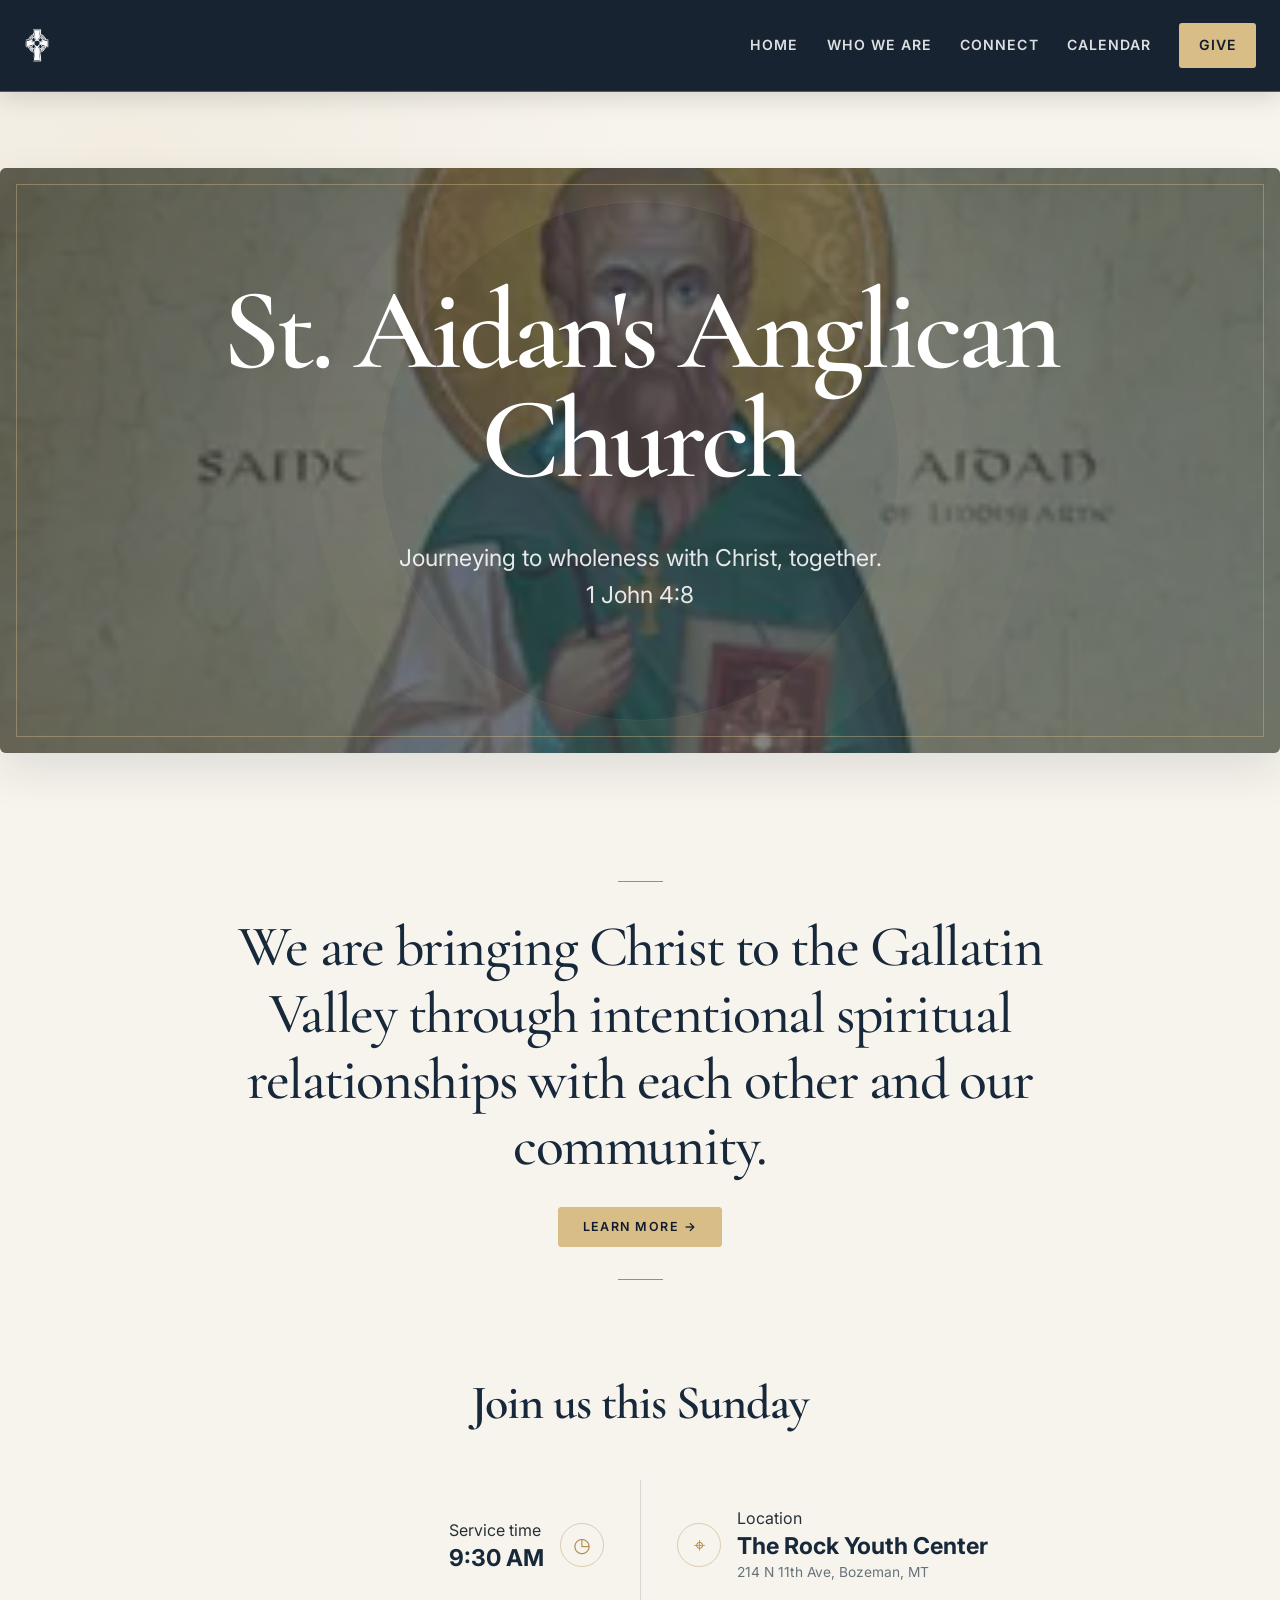
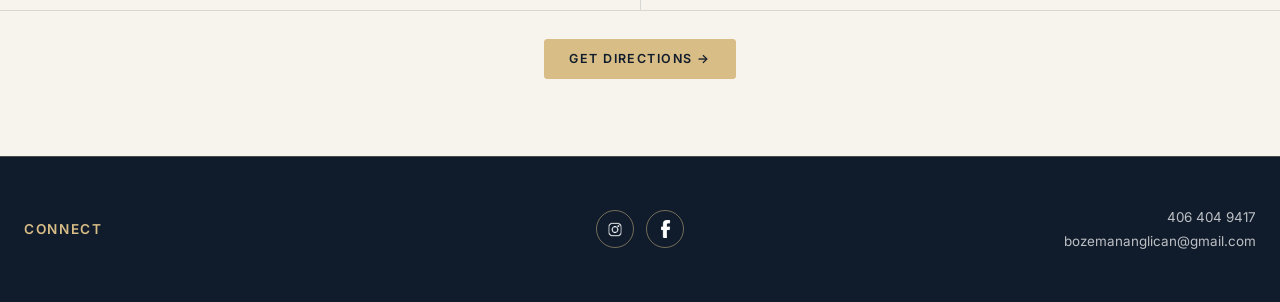
<file: index.html>
<!DOCTYPE html>
<html lang="en">
    <head>
        <meta charset="UTF-8">
        <meta name="viewport" content="width=device-width, initial-scale=1.0">

        <title>Home | St. Aidan's</title>
        <link rel="icon" type="image/png" href="images/header-symbol.png">
        <link rel="stylesheet" href="style.css">
        <link rel="stylesheet" href="index.css">
    </head>

    <body>
        <div id="header"></div>

        <main class="content">
            <section class="hero">
                <img class="hero-img" src="images/hero-img.png" alt="">
                <h1>St. Aidan's Anglican Church</h1>
                <p class="hero-message">
                    Journeying to wholeness with Christ, together. <br>
                    <span>1 John 4:8</span>
                </p>
            </section>

            <section class="home-values">
                <h2>
                    We are bringing Christ to the Gallatin Valley
                    through intentional spiritual relationships with
                    each other and our community.
                </h2>
                <a class="home-link" href="about.html">Learn More &rarr;</a>
            </section>

            <section class="sunday-worship" aria-labelledby="service-title">
                <div class="service-heading">
                    <h2 id="service-title">Join us this Sunday</h2>
                </div>

                <div class="service-details">
                    <div class="service-detail time">
                        <div>
                            <span class="service-label">Service time</span>
                            <strong>9:30 AM</strong>
                        </div>
                        <span class="service-icon" aria-hidden="true">◷</span>
                    </div>

                    <div class="service-detail location">
                        <span class="service-icon" aria-hidden="true">⌖</span>
                        <div>
                            <span class="service-label">Location</span>
                            <strong>The Rock Youth Center</strong>
                            <span>214 N 11th Ave, Bozeman, MT</span>
                        </div>
                    </div>
                </div>

                <a class="home-link" href="https://www.google.com/maps/search/?api=1&query=214+N+11th+Ave+Bozeman+MT+59715">
                    Get directions &rarr;
                </a>
            </section>
        </main>

        <div id="footer"></div>
        <script src="js/components.js"></script>
    </body>
</html>
</file>
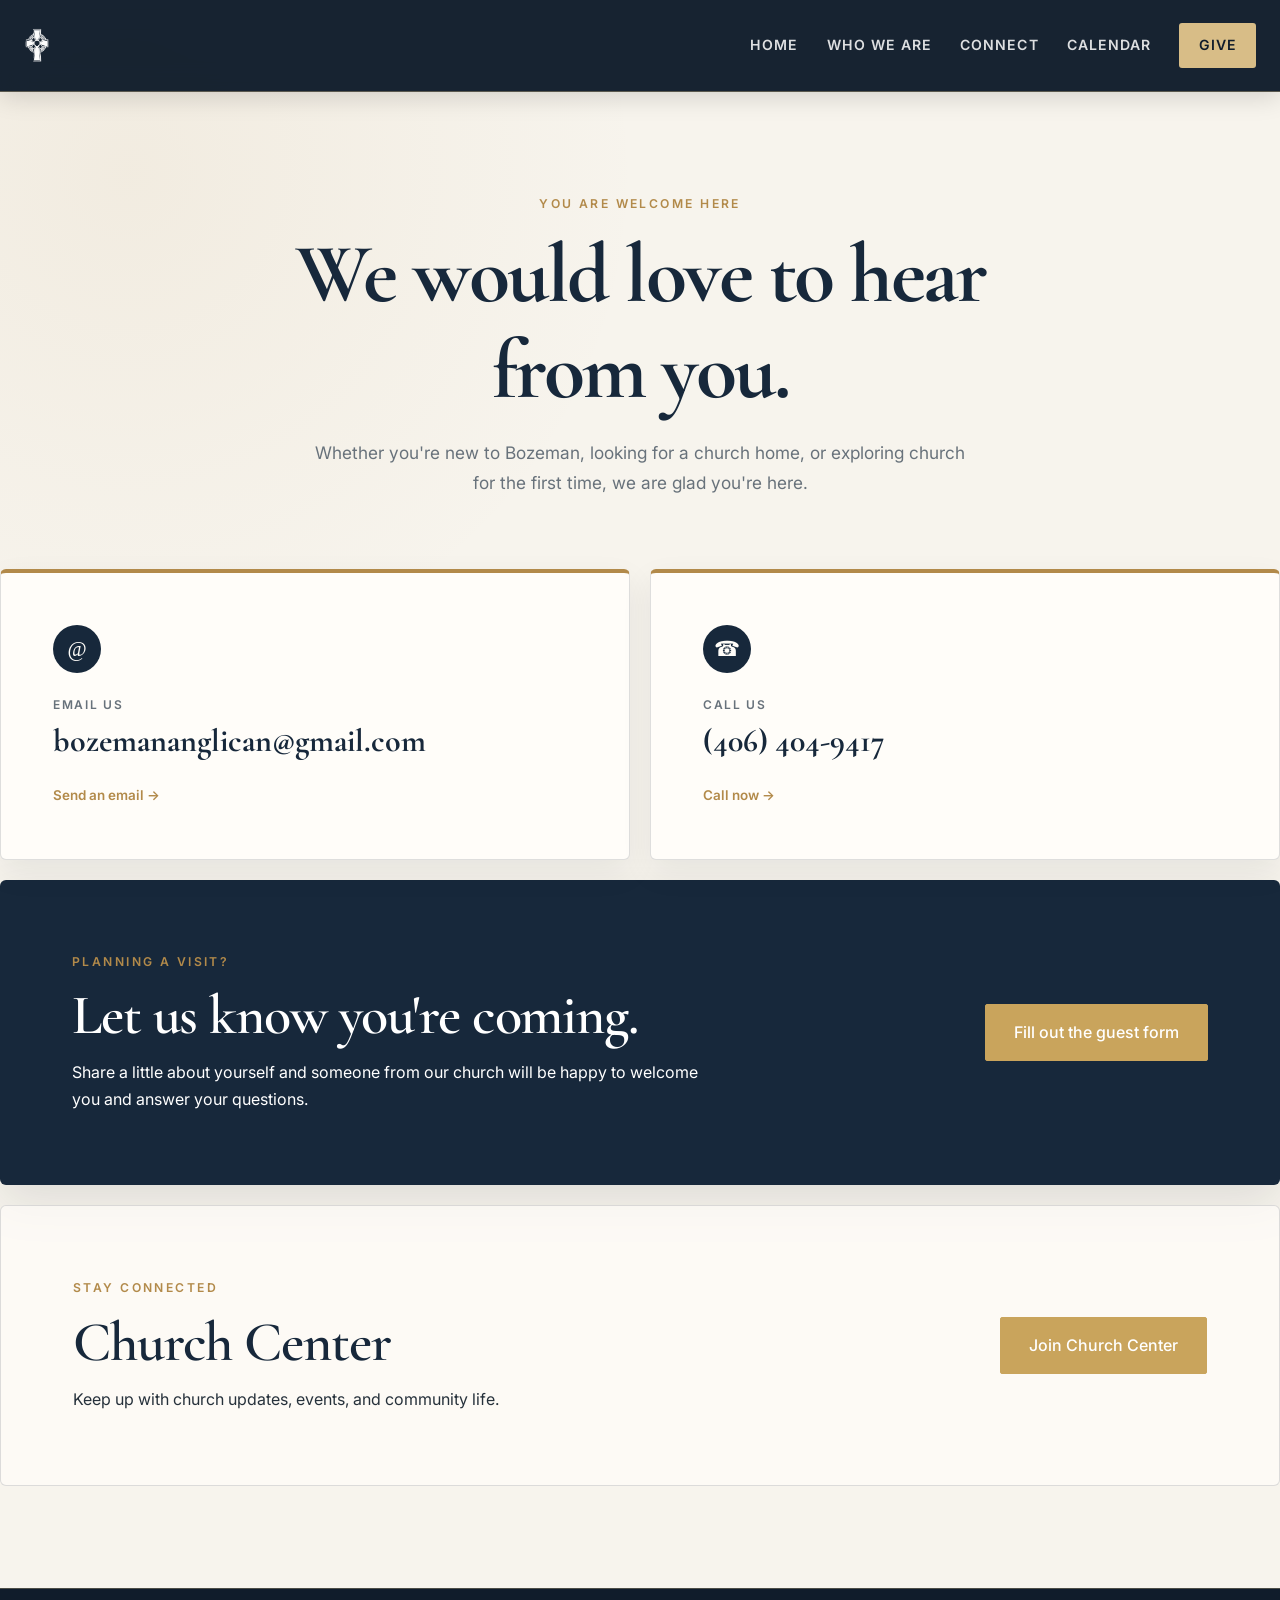
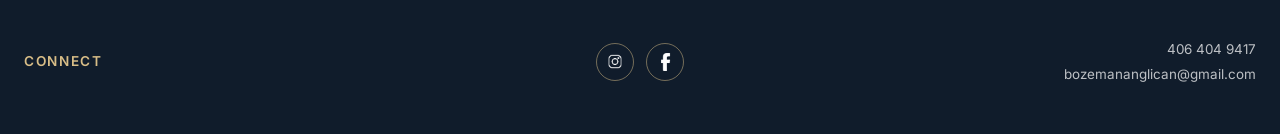
<file: connect.html>
<!DOCTYPE html>
<html lang="en">
    <head>
        <meta charset="UTF-8">
        <meta name="viewport" content="width=device-width, initial-scale=1.0">

        <title>Connect | St. Aidan's</title>
        <link rel="icon" type="image/png" href="images/header-symbol.png">
        <link rel="stylesheet" href="style.css">
        <link rel="stylesheet" href="connect.css">
    </head>

    <body>
        <div id="header"></div>

        <main class="connect-page">
            <section class="connect-intro">
                <p class="eyebrow">You are welcome here</p>
                <h1>We would love to hear from you.</h1>
                <p>
                    Whether you're new to Bozeman, looking for a church home, or
                    exploring church for the first time, we are glad you're here.
                </p>
            </section>

            <section class="contact-options" aria-label="Contact information">
                <a class="contact-card" href="mailto:bozemananglican@gmail.com">
                    <span class="contact-icon" aria-hidden="true">@</span>
                    <span class="contact-label">Email us</span>
                    <strong>bozemananglican@gmail.com</strong>
                    <span class="contact-action">Send an email &rarr;</span>
                </a>

                <a class="contact-card" href="tel:+14064049417">
                    <span class="contact-icon" aria-hidden="true">☎</span>
                    <span class="contact-label">Call us</span>
                    <strong>(406) 404-9417</strong>
                    <span class="contact-action">Call now &rarr;</span>
                </a>
            </section>

            <section class="guest-connection">
                <div>
                    <p class="eyebrow">Planning a visit?</p>
                    <h2>Let us know you're coming.</h2>
                    <p>
                        Share a little about yourself and someone from our church
                        will be happy to welcome you and answer your questions.
                    </p>
                </div>
                <a class="button-gold" href="https://bozeman-anglican.churchcenter.com/people/forms/1044829">
                    Fill out the guest form
                </a>
            </section>

            <section class="app-connections">
                <div>
                    <p class="eyebrow">Stay connected</p>
                    <h2>Church Center</h2>
                    <p>Keep up with church updates, events, and community life.</p>
                </div>
                <a class="button-gold" href="https://bozeman-anglican.churchcenter.com/setup">
                    Join Church Center
                </a>
            </section>
        </main>

        <div id="footer"></div>
        <script src="js/components.js"></script>
    </body>
</html>
</file>
<file: style.css>
@import url("https://fonts.googleapis.com/css2?family=Cormorant+Garamond:wght@500;600;700&family=Inter:wght@400;500;600&display=swap");

:root {
    --navy-950: #101c2b;
    --navy-900: #17283b;
    --navy-800: #223a52;
    --gold: #b28a4a;
    --gold-light: #d8bd87;
    --ivory: #f7f4ed;
    --paper: #fffdf9;
    --ink: #26313b;
    --muted: #68727b;
    --line: rgba(23, 40, 59, 0.14);
    --shadow: 0 18px 45px rgba(16, 28, 43, 0.10);
    --radius: 6px;
    --content-width: 100%;
}

*,
*::before,
*::after {
    box-sizing: border-box;
}

html {
    scroll-behavior: smooth;
}

body {
    min-height: 100vh;
    margin: 0;
    display: flex;
    flex-direction: column;
    color: var(--ink);
    background:
        radial-gradient(circle at 10% 10%, rgba(178, 138, 74, 0.08), transparent 32rem),
        var(--ivory);
    font-family: "Inter", system-ui, -apple-system, BlinkMacSystemFont, "Segoe UI", sans-serif;
    font-size: 1rem;
    line-height: 1.7;
    -webkit-font-smoothing: antialiased;
}



h1,
h2,
h3,
h4 {
    margin-top: 0;
    color: var(--navy-900);
    font-family: "Cormorant Garamond", Georgia, serif;
    line-height: 1.15;
}

h2 {
    margin-bottom: 1rem;
    font-size: clamp(2.25rem, 5vw, 4rem);
    font-weight: 600;
    letter-spacing: -0.02em;
}

h3 {
    margin-bottom: 0.8rem;
    font-size: clamp(1.55rem, 3vw, 2.2rem);
    font-weight: 600;
}

h4 {
    font-size: 1.2rem;
    font-weight: 600;
}

p {
    margin: 0 0 1.25rem;
}

a {
    color: inherit;
    text-underline-offset: 0.2em;
}

img {
    display: block;
    max-width: 100%;
}

/* Header and navigation */

#header {
    position: sticky;
    z-index: 100;
    top: 0;
}

header {
    min-height: 86px;
    padding: 0.8rem max(1.5rem, calc((100vw - var(--content-width)) / 2));
    display: flex;
    align-items: center;
    justify-content: space-between;
    gap: 2rem;
    color: #fff;
    background: rgba(16, 28, 43, 0.97);
    border-bottom: 1px solid rgba(216, 189, 135, 0.35);
    box-shadow: 0 5px 24px rgba(0, 0, 0, 0.14);
    backdrop-filter: blur(12px);
}

header > a {
    flex: 0 0 auto;
    text-decoration: none;
}

.menu-toggle {
    display: none;
}


.logo {
    width: 120px;
    height: 65px;
    object-fit: contain;
    object-position: left center;
}


.logo[src=""] {
    display: none;
}

nav {
    display: flex;
    align-items: center;
    justify-content: flex-end;
    gap: clamp(1rem, 2.2vw, 2rem);
}

nav a {
    position: relative;
    padding: 0.65rem 0;
    color: rgba(255, 255, 255, 0.86);
    font-size: 0.88rem;
    font-weight: 600;
    letter-spacing: 0.075em;
    text-decoration: none;
    text-transform: uppercase;
    transition: color 180ms ease;
}

nav a::after {
    position: absolute;
    right: 0;
    bottom: 0.35rem;
    left: 0;
    height: 1px;
    content: "";
    background: var(--gold-light);
    transform: scaleX(0);
    transition: transform 180ms ease;
}

nav a:hover,
nav a:focus-visible {
    color: #fff;
}

nav a:hover::after,
nav a:focus-visible::after {
    transform: scaleX(1);
}

nav a:last-child {
    padding: 0.65rem 1.2rem;
    color: var(--navy-950);
    background: var(--gold-light);
    border-radius: 3px;
}

nav a:last-child::after {
    display: none;
}

nav a:last-child:hover,
nav a:last-child:focus-visible {
    background: #ead29f;
}

/* Footer */

#footer {
    margin-top: auto;
}

footer {
    padding: 3rem max(1.5rem, calc((100vw - var(--content-width)) / 2));
    display: grid;
    grid-template-columns: 1fr auto 1fr;
    align-items: center;
    gap: 2rem;
    color: rgba(255, 255, 255, 0.78);
    background: var(--navy-950);
    border-top: 1px solid rgba(216, 189, 135, 0.3);
}

footer > a {
    width: fit-content;
    color: var(--gold-light);
    font-size: 0.85rem;
    font-weight: 600;
    letter-spacing: 0.12em;
    text-decoration: none;
    text-transform: uppercase;
}

.footer-socials {
    display: flex;
    align-items: center;
    justify-content: center;
    gap: 0.8rem;
}

.footer-socials a {
    width: 38px;
    height: 38px;
    display: grid;
    place-items: center;
    border: 1px solid rgba(216, 189, 135, 0.5);
    border-radius: 50%;
    transition: background 180ms ease, border-color 180ms ease;
}

.footer-socials a:hover {
    background: rgba(216, 189, 135, 0.14);
    border-color: var(--gold-light);
}

.footer-socials img {
    width: 18px;
    height: 18px;
    object-fit: contain;
}

footer h4 {
    margin: 0;
    color: rgba(255, 255, 255, 0.72);
    font-family: "Inter", sans-serif;
    font-size: 0.84rem;
    font-weight: 400;
    line-height: 1.8;
    text-align: right;
}

/* Keyboard access */

:focus-visible {
    outline: 3px solid var(--gold-light);
    outline-offset: 4px;
}

/* Responsive layout */

@media (max-width: 760px) {
/* =========================
   Mobile Navigation
   ========================= */

.menu-toggle {
    display: none;
}


/* Phone */
@media (max-width: 760px) {

    header {
        position: relative;

        min-height: 76px;
        padding: 0.6rem 1.25rem;

        flex-direction: row;
        gap: 1rem;
    }

    .logo {
        width: 110px;
        height: 55px;
    }

    /* Hamburger button */
    .menu-toggle {
        width: 44px;
        height: 44px;

        display: flex;
        flex-direction: column;
        align-items: center;
        justify-content: center;
        gap: 5px;

        padding: 0;

        background: transparent;
        border: 1px solid rgba(216, 189, 135, 0.45);
        border-radius: 3px;

        cursor: pointer;
    }

    .menu-toggle span {
        width: 20px;
        height: 1px;

        background: var(--gold-light);

        transition:
            transform 180ms ease,
            opacity 180ms ease;
    }

    /* Navigation dropdown */
    nav {
        position: absolute;
        top: 100%;
        left: 0;
        right: 0;

        display: flex;
        flex-direction: column;
        align-items: stretch;

        gap: 0;

        padding: 0.5rem 1.25rem 1rem;

        background: var(--navy-950);
        border-top: 1px solid rgba(216, 189, 135, 0.2);
        border-bottom: 1px solid rgba(216, 189, 135, 0.3);

        opacity: 0;
        visibility: hidden;
        transform: translateY(-10px);

        transition:
            opacity 180ms ease,
            transform 180ms ease,
            visibility 180ms ease;
    }

    /* Open menu */
    header.menu-open nav {
        opacity: 1;
        visibility: visible;
        transform: translateY(0);
    }

    nav a {
        width: 100%;
        padding: 0.9rem 0.5rem;

        font-size: 0.8rem;

        border-bottom: 1px solid rgba(216, 189, 135, 0.12);
    }

    nav a:last-child {
        margin-top: 0.5rem;
        padding: 0.9rem 1rem;

        text-align: center;

        border-bottom: none;
    }

    nav a::after {
        display: none;
    }

    /* Hamburger → X */
    header.menu-open .menu-toggle span:nth-child(1) {
        transform: translateY(6px) rotate(45deg);
    }

    header.menu-open .menu-toggle span:nth-child(2) {
        opacity: 0;
    }

    header.menu-open .menu-toggle span:nth-child(3) {
        transform: translateY(-6px) rotate(-45deg);
    }
}
    footer {
        grid-template-columns: 1fr;
        justify-items: center;
        text-align: center;
    }

    footer h4 {
        text-align: center;
    }
}

@media (prefers-reduced-motion: reduce) {
    html {
        scroll-behavior: auto;
    }

    *,
    *::before,
    *::after {
        transition-duration: 0.01ms !important;
    }
}
</file>
<file: index.css>
.content {
    padding-block: clamp(2.5rem, 6vw, 5rem);
}

.hero {
    position: relative;
    min-height: clamp(430px, 65vh, 680px);
    padding: clamp(3rem, 8vw, 7rem);
    display: flex;
    flex-direction: column;
    align-items: center;
    justify-content: center;
    overflow: hidden;
    color: #fff;
    text-align: center;
    background:
        linear-gradient(135deg, rgba(16, 28, 43, 0.96), rgba(34, 58, 82, 0.82)),
        linear-gradient(45deg, #17283b, #3a5165);
    border-radius: var(--radius);
    box-shadow: var(--shadow);
    isolation: isolate;
}

.hero::after {
    position: absolute;
    top: 50%;
    left: 50%;
    z-index: -1;
    width: min(58vw, 520px);
    aspect-ratio: 1;
    content: "";
    border: 1px solid rgba(216, 189, 135, 0.12);
    border-radius: 50%;
    transform: translate(-50%, -50%);
    box-shadow:
        0 0 0 70px rgba(216, 189, 135, 0.035),
        0 0 0 140px rgba(216, 189, 135, 0.02);
}

.hero::before {
    position: absolute;
    inset: 1rem;
    z-index: -1;
    content: "";
    border: 1px solid rgba(216, 189, 135, 0.4);
    pointer-events: none;
}

.hero-img {
    position: absolute;
    inset: 0;
    z-index: -2;
    width: 100%;
    height: 100%;
    object-fit: cover;
    opacity: 0.42;
}

.hero-img[src=""] {
    display: none;
}

.hero h1 {
    color: #fff;
}

.hero h1 {
    max-width: 850px;
    margin-bottom: 0.8rem;
    font-family: "Cormorant Garamond", Georgia, serif;
    font-size: clamp(3.4rem, 9vw, 7.25rem);
    font-weight: 600;
    letter-spacing: -0.035em;
    line-height: 0.95;
}

.hero-message {
    max-width: 760px;
    margin-top: 2rem;
    margin-bottom: 2rem;
    color: rgba(255, 255, 255, 0.88);
    font-size: clamp(1.05rem, 2.2vw, 1.45rem);
    line-height: 1.6;
}
.hero .button-light {
    color: #fff;
    background: transparent;
    border-color: rgba(255, 255, 255, 0.62);
}

.hero .button-light:hover {
    color: var(--navy-950);
    background: #fff;
    border-color: #fff;
}

.home-values {
    max-width: 950px;
    margin: clamp(5rem, 10vw, 9rem) auto 0;
    padding: 0 clamp(1.5rem, 5vw, 3rem);
    text-align: center;
}

.home-values h2 {
    max-width: 850px;
    margin: 0 auto 1.75rem;

    font-size: clamp(2.2rem, 4.5vw, 4rem);
    font-weight: 500;
    line-height: 1.15;
    letter-spacing: -0.025em;
    color: var(--navy-900);
}

.home-values a {
    font-size: 0.78rem;
    font-weight: 600;
    letter-spacing: 0.12em;
    text-transform: uppercase;
    text-decoration: none;
}

.sunday-worship {
    width: 100%;
    margin: clamp(3.5rem, 8vw, 6rem) auto 0;
    position: relative;
    z-index: 2;
}

.service-heading {
    max-width: 650px;
    margin: 0 auto clamp(2rem, 5vw, 3rem);
    text-align: center;
}

.service-heading h2 {
    margin-bottom: 0.55rem;
    font-size: clamp(2rem, 4vw, 3rem);
}

.service-heading > p:last-child {
    margin: 0;
    color: var(--muted);
}

.service-details {
    display: grid;
    grid-template-columns: 1fr 1fr;
    border-bottom: 1px solid var(--line);
}

.service-detail {
    padding: 1.6rem clamp(1rem, 3vw, 2.25rem);
    display: flex;
    align-items: center;
    gap: 1rem;
}

.service-detail + .service-detail {
    border-left: 1px solid var(--line);
}

.service-icon {
    width: 44px;
    height: 44px;
    flex: 0 0 auto;
    display: grid;
    place-items: center;
    color: var(--gold);
    border: 1px solid rgba(178, 138, 74, 0.38);
    border-radius: 50%;
    font-size: 1.25rem;
}

.service-detail div {
    display: flex;
    flex-direction: column;
}

.service-detail strong {
    color: var(--navy-900);
    font-size: 1.45rem;
    line-height: 1.25;
}

.service-detail div > span:last-child:not(.service-label) {
    color: var(--muted);
    font-size: 0.86rem;
}

.service-detail.time {
    justify-content: right;
}
.service-detail.location {
    justify-content: left;
}

.home-values .home-link {
    margin-top: 0.5rem;
}

.sunday-worship .home-link {
    margin-top: 1.75rem;
}
.home-link {
    display: block;
    width: fit-content;
    margin: 0 auto;
    padding: 0.8rem 1.5rem;

    color: var(--navy-950);
    background: var(--gold-light);
    border: 1px solid var(--gold-light);
    border-radius: 3px;

    font-size: 0.78rem;
    font-weight: 600;
    letter-spacing: 0.12em;
    line-height: 1;
    text-decoration: none;
    text-transform: uppercase;

    transition:
        transform 180ms ease,
        background-color 180ms ease,
        border-color 180ms ease,
        box-shadow 180ms ease;
}

.home-link:hover {
    background: #fff;
    border-color: var(--gold);
    transform: translateY(-2px);
    box-shadow: 0 5px 14px rgba(16, 28, 43, 0.1);
}

.home-link:active {
    transform: translateY(0);
}

.home-values::before {
    display: block;
    width: 45px;
    height: 1px;
    margin: 0 auto 2rem;
    content: "";
    background: var(--gold);
}
.home-values::after {
    display: block;
    width: 45px;
    height: 1px;
    margin: 2rem auto 0;
    content: "";
    background: var(--gold);
}

/* =========================
   iPhone / Mobile
   ========================= */

@media (max-width: 600px) {

    /* General spacing */
    .content {
        padding-block: 2.5rem;
    }

    .hero {
        min-height: 520px;
        padding: 3.5rem 1.25rem;

        border-radius: var(--radius);
    }

    .hero::before {
        inset: 0.65rem;
    }

    .hero::after {
        width: 85vw;

        box-shadow:
            0 0 0 45px rgba(216, 189, 135, 0.035),
            0 0 0 90px rgba(216, 189, 135, 0.02);
    }

    .hero h1 {
        max-width: 100%;

        font-size: clamp(3rem, 15vw, 4.5rem);
        line-height: 0.95;
    }

    .hero-message {
        max-width: 340px;
        margin-top: 1.5rem;
        margin-bottom: 1.75rem;

        font-size: 1.05rem;
        line-height: 1.55;
    }

    .home-values {
        max-width: 100%;
        margin-top: 4.5rem;
        padding-inline: 1.25rem;
    }

    .home-values h2 {
        font-size: clamp(2rem, 9vw, 2.8rem);
        line-height: 1.15;
    }

    .home-values::before,
    .home-values::after {
        width: 35px;
    }

    .sunday-worship {
        margin-top: 4rem;
    }

    .service-heading {
        padding-inline: 1.25rem;
        margin-bottom: 2rem;
    }

    .service-heading h2 {
        font-size: 2rem;
    }
    .service-details {
        grid-template-columns: 1fr;
    }

    .service-detail {
        padding: 1.35rem 1.25rem;
    }

    .service-detail + .service-detail {
        border-left: none;
        border-top: 1px solid var(--line);
    }

    .service-detail.time,
    .service-detail.location {
        justify-content: flex-start;
    }

    .service-detail strong {
        font-size: 1.25rem;
    }

    .service-icon {
        width: 42px;
        height: 42px;
        font-size: 1.1rem;
    }

    .home-link {
        padding: 0.9rem 1.25rem;
        font-size: 0.72rem;
    }
}
</file>
<file: connect.css>
.connect-page {
    padding-block: clamp(3.5rem, 8vw, 7rem);
}

.connect-intro {
    max-width: 760px;
    margin: 0 auto clamp(2.5rem, 6vw, 4.5rem);
    text-align: center;
}

.eyebrow {
    margin-bottom: 0.7rem;
    color: var(--gold);
    font-size: 0.76rem;
    font-weight: 600;
    letter-spacing: 0.2em;
    text-transform: uppercase;
}

.connect-intro h1 {
    margin-bottom: 1.2rem;
    font-size: clamp(3rem, 7vw, 5.25rem);
    letter-spacing: -0.03em;
}

.connect-intro > p:last-child {
    max-width: 650px;
    margin: 0 auto;
    color: var(--muted);
    font-size: 1.08rem;
}

.contact-options {
    display: grid;
    grid-template-columns: repeat(2, minmax(0, 1fr));
    gap: 1.25rem;
}

.contact-card {
    min-width: 0;
    padding: clamp(2rem, 5vw, 3.25rem);
    display: flex;
    flex-direction: column;
    align-items: flex-start;
    color: var(--ink);
    background: var(--paper);
    border: 1px solid var(--line);
    border-top: 4px solid var(--gold);
    border-radius: var(--radius);
    box-shadow: 0 12px 32px rgba(16, 28, 43, 0.07);
    text-decoration: none;
    transition: transform 180ms ease, box-shadow 180ms ease, border-color 180ms ease;
}

.contact-card:hover {
    border-color: rgba(178, 138, 74, 0.55);
    box-shadow: var(--shadow);
    transform: translateY(-4px);
}

.contact-icon {
    width: 48px;
    height: 48px;
    margin-bottom: 1.4rem;
    display: grid;
    place-items: center;
    color: var(--paper);
    background: var(--navy-900);
    border-radius: 50%;
    font-family: Georgia, serif;
    font-size: 1.3rem;
}

.contact-label {
    margin-bottom: 0.35rem;
    color: var(--muted);
    font-size: 0.75rem;
    font-weight: 600;
    letter-spacing: 0.14em;
    text-transform: uppercase;
}

.contact-card strong {
    max-width: 100%;
    color: var(--navy-900);
    font-family: "Cormorant Garamond", Georgia, serif;
    font-size: clamp(1.5rem, 3vw, 2rem);
    line-height: 1.25;
    overflow-wrap: anywhere;
}

.contact-action {
    margin-top: 1.4rem;
    color: var(--gold);
    font-size: 0.84rem;
    font-weight: 600;
}

.guest-connection,
.app-connections {
    margin-top: 1.25rem;
    padding: clamp(2.5rem, 6vw, 4.5rem);
    display: flex;
    align-items: center;
    justify-content: space-between;
    gap: clamp(2rem, 5vw, 5rem);
    border-radius: var(--radius);
}

.guest-connection {
    background: var(--navy-900);
    box-shadow: var(--shadow);
}

.guest-connection > div,
.app-connections > div {
    max-width: 650px;
}

.guest-connection h2,
.app-connections h2 {
    margin-bottom: 0.7rem;
    font-size: clamp(2.2rem, 5vw, 3.5rem);
}

.guest-connection h2,
.guest-connection p:not(.eyebrow) {
    color: #fff;
}

.guest-connection p:last-child,
.app-connections p:last-child {
    margin-bottom: 0;
}

.button {
    flex: 0 0 auto;
    text-align: center;
}

.button-gold {
    display: inline-block;

    padding: 14px 28px;

    background-color: #c9a45c;
    color: #fff;

    font-size: 1rem;
    font-weight: 500;
    text-decoration: none;

    border: 1px solid #c9a45c;
    border-radius: 2px;

    transition: background-color 0.2s ease, color 0.2s ease, transform 0.2s ease;
}

.button-gold:hover {
    background-color: #b38d49;
    border-color: #b38d49;

    transform: translateY(-2px);
}

.button-gold:active {
    transform: translateY(0);
}

.app-connections {
    margin-bottom: 0;
    background: rgba(255, 253, 249, 0.68);
    border: 1px solid var(--line);
}

.button-outline {
    min-width: 215px;
    color: var(--navy-900);
    background: transparent;
    border-color: var(--navy-900);
}

.button-outline:hover {
    color: #fff;
    background: var(--navy-900);
}

@media (max-width: 760px) {
    .contact-options {
        grid-template-columns: 1fr;
    }

    .contact-card {
        align-items: center;
        text-align: center;
    }

    .guest-connection,
    .app-connections {
        flex-direction: column;
        text-align: center;
    }
}
</file>
